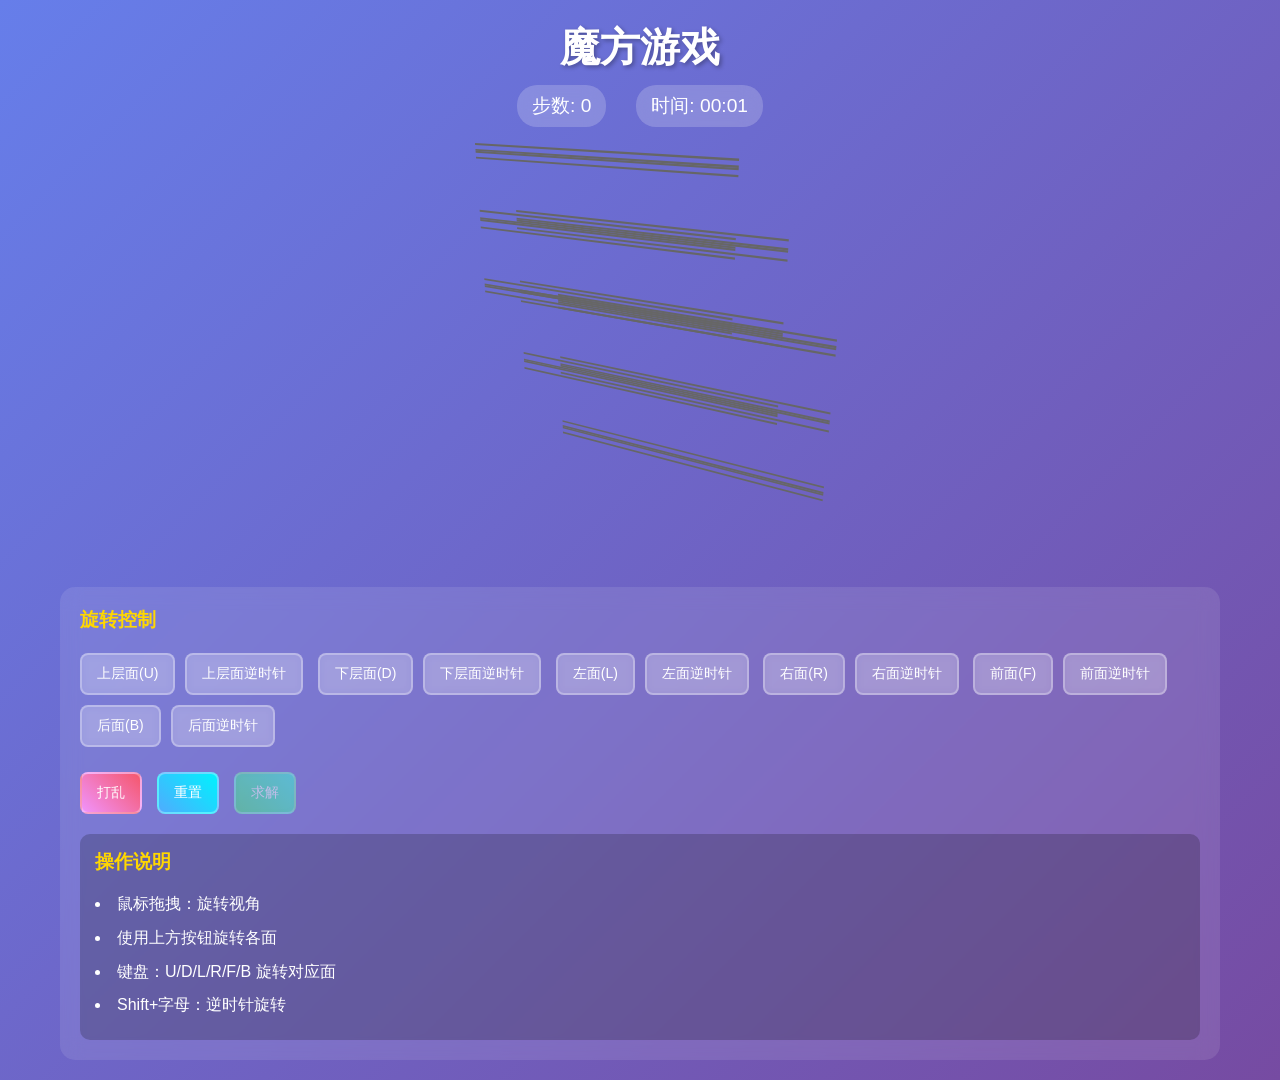
<file: index.html>
<!DOCTYPE html>
<html lang="zh-CN">
<head>
    <meta charset="UTF-8">
    <meta name="viewport" content="width=device-width, initial-scale=1.0">
    <title>H5魔方游戏</title>
    <link rel="stylesheet" href="style.css">
</head>
<body>
    <div class="container">
        <header>
            <h1>魔方游戏</h1>
            <div class="stats">
                <span id="move-count">步数: 0</span>
                <span id="timer">时间: 00:00</span>
            </div>
        </header>

        <main>
            <div class="game-area">
                <div id="cube-container"></div>
            </div>

            <div class="controls">
                <div class="rotation-controls">
                    <h3>旋转控制</h3>
                    <div class="control-group">
                        <button onclick="rotateFace('U')">上层面(U)</button>
                        <button onclick="rotateFace('U', true)">上层面逆时针</button>
                    </div>
                    <div class="control-group">
                        <button onclick="rotateFace('D')">下层面(D)</button>
                        <button onclick="rotateFace('D', true)">下层面逆时针</button>
                    </div>
                    <div class="control-group">
                        <button onclick="rotateFace('L')">左面(L)</button>
                        <button onclick="rotateFace('L', true)">左面逆时针</button>
                    </div>
                    <div class="control-group">
                        <button onclick="rotateFace('R')">右面(R)</button>
                        <button onclick="rotateFace('R', true)">右面逆时针</button>
                    </div>
                    <div class="control-group">
                        <button onclick="rotateFace('F')">前面(F)</button>
                        <button onclick="rotateFace('F', true)">前面逆时针</button>
                    </div>
                    <div class="control-group">
                        <button onclick="rotateFace('B')">后面(B)</button>
                        <button onclick="rotateFace('B', true)">后面逆时针</button>
                    </div>
                </div>

                <div class="game-controls">
                    <button onclick="shuffleCube()" class="shuffle-btn">打乱</button>
                    <button onclick="resetCube()" class="reset-btn">重置</button>
                    <button onclick="solveCube()" class="solve-btn" disabled>求解</button>
                </div>

                <div class="instructions">
                    <h3>操作说明</h3>
                    <ul>
                        <li>鼠标拖拽：旋转视角</li>
                        <li>使用上方按钮旋转各面</li>
                        <li>键盘：U/D/L/R/F/B 旋转对应面</li>
                        <li>Shift+字母：逆时针旋转</li>
                    </ul>
                </div>
            </div>
        </main>
    </div>

    <script src="cube.js"></script>
    <script src="controller.js"></script>
</body>
</html>
</file>
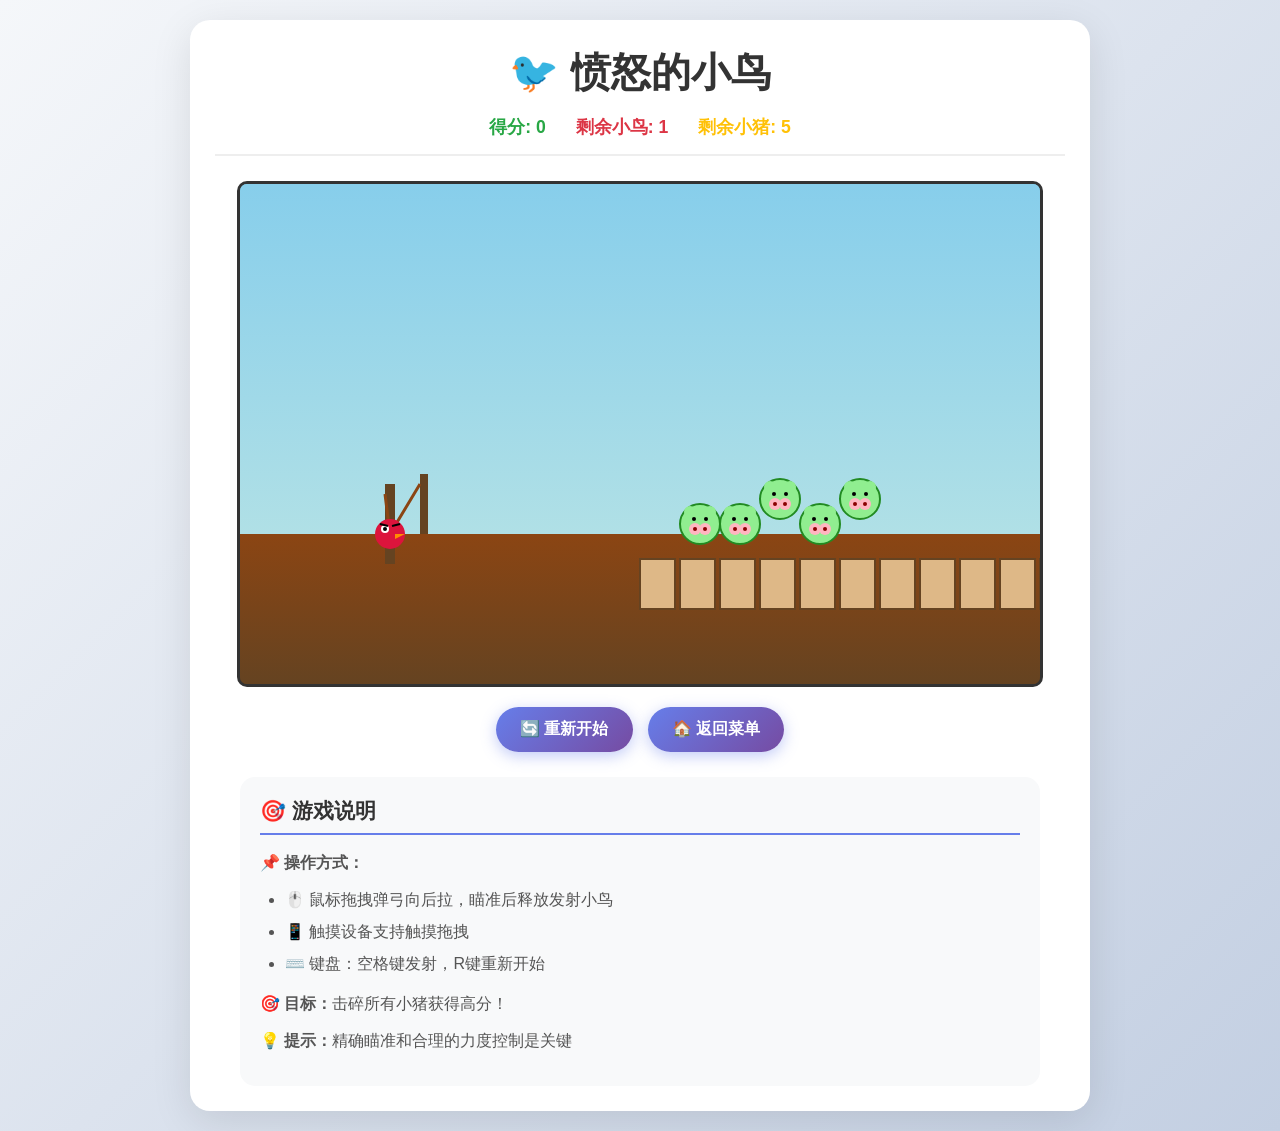
<file: angry-birds.html>
<!DOCTYPE html>
<html lang="zh-CN">
<head>
    <meta charset="UTF-8">
    <meta name="viewport" content="width=device-width, initial-scale=1.0">
    <title>愤怒的小鸟 - H5游戏</title>
    <link rel="stylesheet" href="bird-style.css">
</head>
<body>
    <div class="game-wrapper">
        <div class="game-header">
            <h1>🐦 愤怒的小鸟</h1>
            <div class="game-stats">
                <span class="score">得分: <span id="score">0</span></span>
                <span class="birds-left">剩余小鸟: <span id="birdsLeft">3</span></span>
                <span class="pigs-left">剩余小猪: <span id="pigsLeft">5</span></span>
            </div>
        </div>

        <div class="game-area">
            <canvas id="gameCanvas" width="800" height="500"></canvas>

            <div class="controls">
                <button id="resetBtn" class="control-btn">🔄 重新开始</button>
                <button id="nextBirdBtn" class="control-btn" style="display:none;">🐦 下一个小鸟</button>
                <button id="menuBtn" class="control-btn">🏠 返回菜单</button>
            </div>

            <div class="instructions">
                <h3>🎯 游戏说明</h3>
                <p>📌 <strong>操作方式：</strong></p>
                <ul>
                    <li>🖱️ 鼠标拖拽弹弓向后拉，瞄准后释放发射小鸟</li>
                    <li>📱 触摸设备支持触摸拖拽</li>
                    <li>⌨️ 键盘：空格键发射，R键重新开始</li>
                </ul>
                <p>🎯 <strong>目标：</strong>击碎所有小猪获得高分！</p>
                <p>💡 <strong>提示：</strong>精确瞄准和合理的力度控制是关键</p>
            </div>
        </div>
    </div>

    <script src="bird.js"></script>
</body>
</html>
</file>
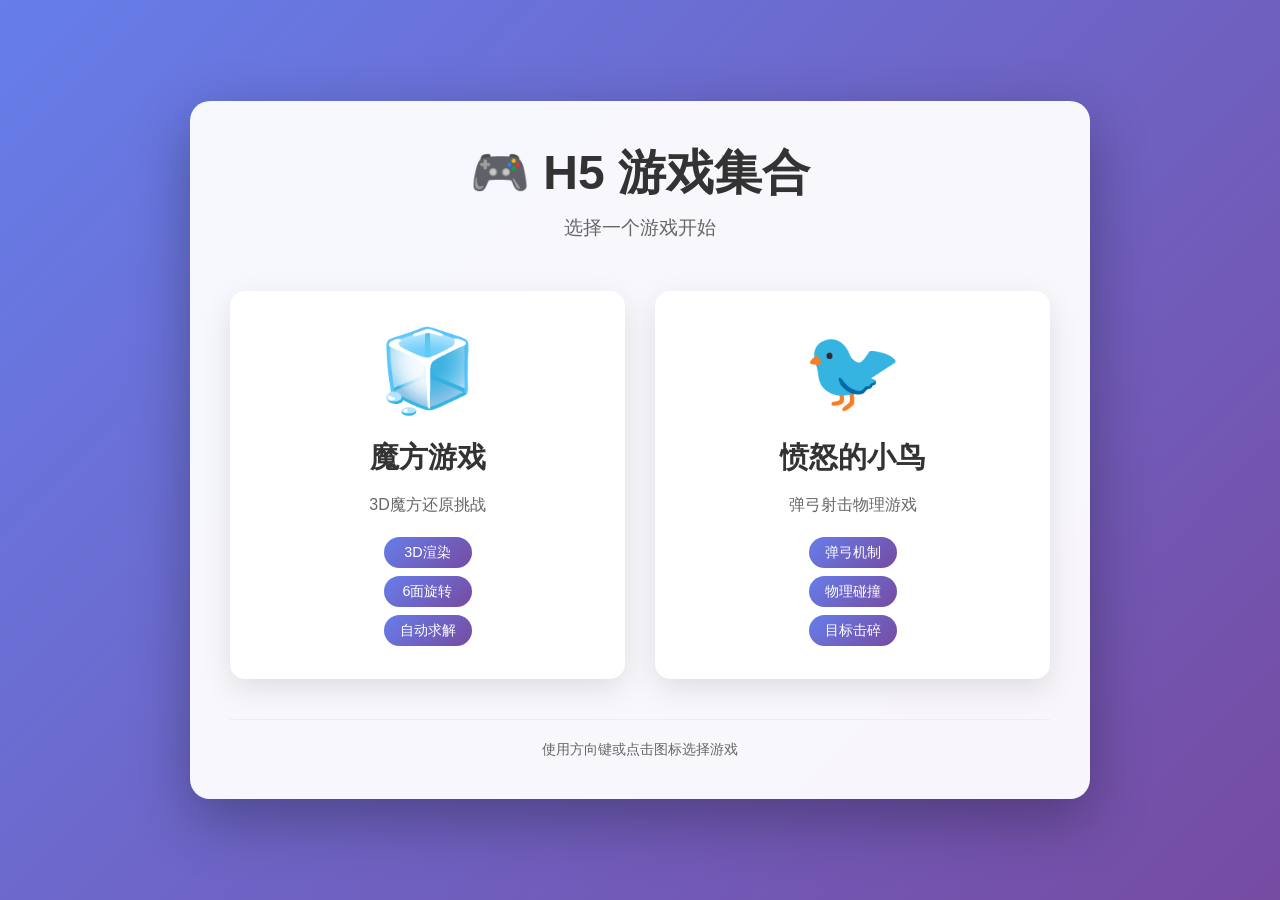
<file: index_new.html>
<!DOCTYPE html>
<html lang="zh-CN">
<head>
    <meta charset="UTF-8">
    <meta name="viewport" content="width=device-width, initial-scale=1.0">
    <title>H5 游戏集合</title>
    <link rel="stylesheet" href="menu.css">
</head>
<body>
    <div class="menu-container">
        <h1 class="title">🎮 H5 游戏集合</h1>
        <p class="subtitle">选择一个游戏开始</p>

        <div class="game-grid">
            <div class="game-card" onclick="launchGame('rubiks.html')">
                <div class="game-icon">🧊</div>
                <h2>魔方游戏</h2>
                <p>3D魔方还原挑战</p>
                <div class="game-features">
                    <span>3D渲染</span>
                    <span>6面旋转</span>
                    <span>自动求解</span>
                </div>
            </div>

            <div class="game-card" onclick="launchGame('angry-birds.html')">
                <div class="game-icon">🐦</div>
                <h2>愤怒的小鸟</h2>
                <p>弹弓射击物理游戏</p>
                <div class="game-features">
                    <span>弹弓机制</span>
                    <span>物理碰撞</span>
                    <span>目标击碎</span>
                </div>
            </div>
        </div>

        <div class="footer">
            <p>使用方向键或点击图标选择游戏</p>
        </div>
    </div>

    <script>
        function launchGame(gameUrl) {
            window.location.href = gameUrl;
        }

        // 键盘导航支持
        document.addEventListener('keydown', (e) => {
            const cards = document.querySelectorAll('.game-card');
            const firstCard = cards[0];
            const secondCard = cards[1];

            if (e.key === 'ArrowLeft' || e.key === 'ArrowUp') {
                firstCard.focus();
            } else if (e.key === 'ArrowRight' || e.key === 'ArrowDown') {
                secondCard.focus();
            } else if (e.key === 'Enter') {
                document.activeElement.click();
            }
        });

        // 使游戏卡片可聚焦
        document.querySelectorAll('.game-card').forEach(card => {
            card.tabIndex = 0;
            card.addEventListener('focus', () => {
                card.style.transform = 'scale(1.05)';
            });
            card.addEventListener('blur', () => {
                card.style.transform = '';
            });
        });
    </script>
</body>
</html>
</file>
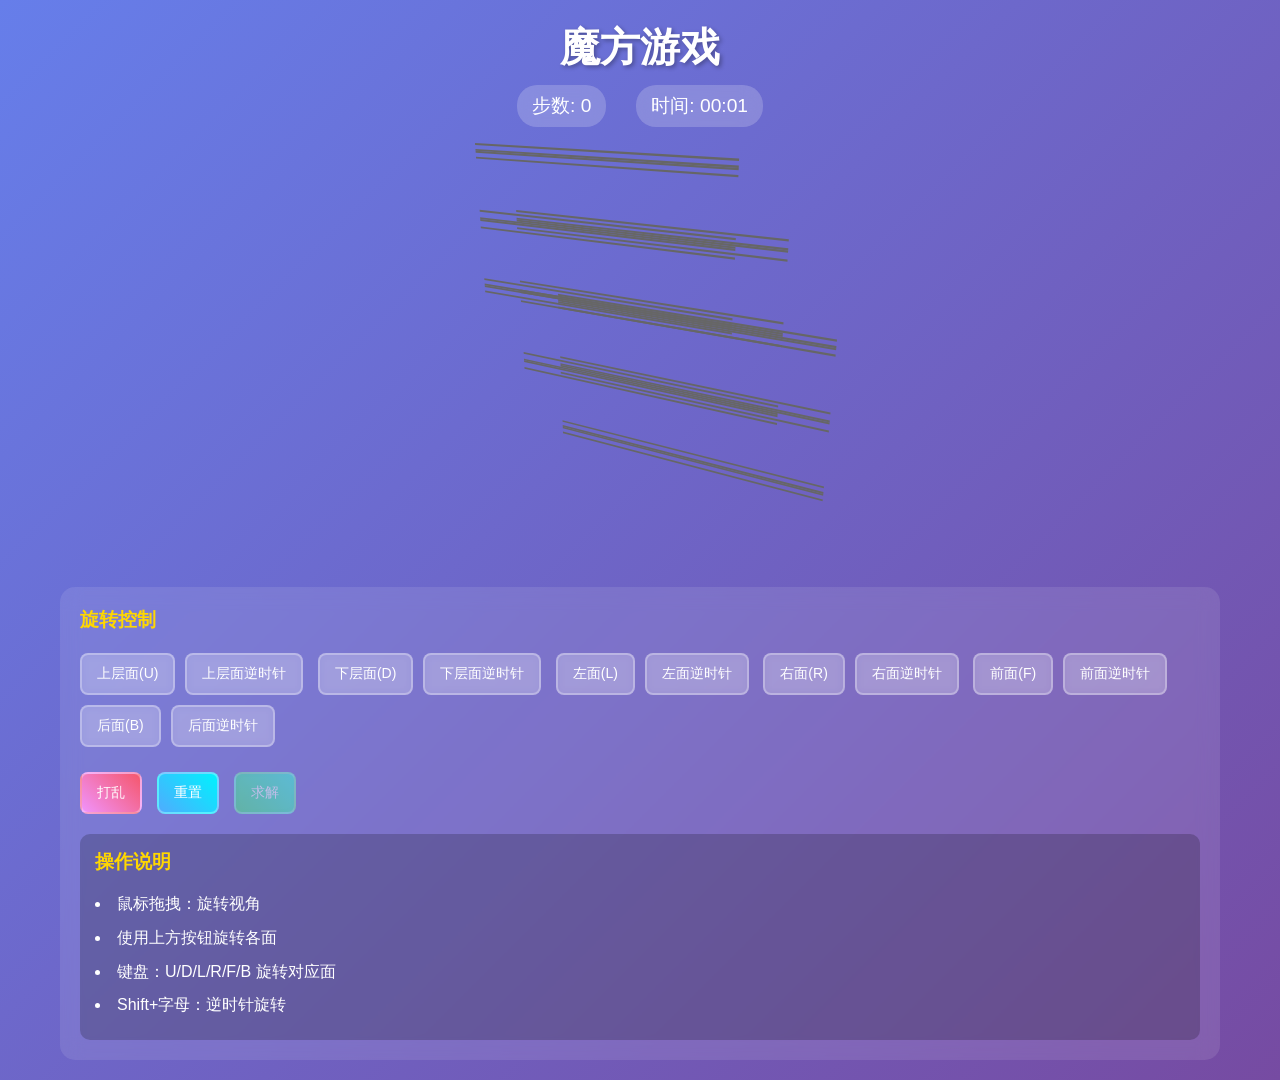
<file: rubiks.html>
<!DOCTYPE html>
<html lang="zh-CN">
<head>
    <meta charset="UTF-8">
    <meta name="viewport" content="width=device-width, initial-scale=1.0">
    <title>H5魔方游戏</title>
    <link rel="stylesheet" href="rubiks-style.css">
</head>
<body>
    <div class="container">
        <header>
            <h1>魔方游戏</h1>
            <div class="stats">
                <span id="move-count">步数: 0</span>
                <span id="timer">时间: 00:00</span>
            </div>
        </header>

        <main>
            <div class="game-area">
                <div id="cube-container"></div>
            </div>

            <div class="controls">
                <div class="rotation-controls">
                    <h3>旋转控制</h3>
                    <div class="control-group">
                        <button onclick="rotateFace('U')">上层面(U)</button>
                        <button onclick="rotateFace('U', true)">上层面逆时针</button>
                    </div>
                    <div class="control-group">
                        <button onclick="rotateFace('D')">下层面(D)</button>
                        <button onclick="rotateFace('D', true)">下层面逆时针</button>
                    </div>
                    <div class="control-group">
                        <button onclick="rotateFace('L')">左面(L)</button>
                        <button onclick="rotateFace('L', true)">左面逆时针</button>
                    </div>
                    <div class="control-group">
                        <button onclick="rotateFace('R')">右面(R)</button>
                        <button onclick="rotateFace('R', true)">右面逆时针</button>
                    </div>
                    <div class="control-group">
                        <button onclick="rotateFace('F')">前面(F)</button>
                        <button onclick="rotateFace('F', true)">前面逆时针</button>
                    </div>
                    <div class="control-group">
                        <button onclick="rotateFace('B')">后面(B)</button>
                        <button onclick="rotateFace('B', true)">后面逆时针</button>
                    </div>
                </div>

                <div class="game-controls">
                    <button onclick="shuffleCube()" class="shuffle-btn">打乱</button>
                    <button onclick="resetCube()" class="reset-btn">重置</button>
                    <button onclick="solveCube()" class="solve-btn" disabled>求解</button>
                </div>

                <div class="instructions">
                    <h3>操作说明</h3>
                    <ul>
                        <li>鼠标拖拽：旋转视角</li>
                        <li>使用上方按钮旋转各面</li>
                        <li>键盘：U/D/L/R/F/B 旋转对应面</li>
                        <li>Shift+字母：逆时针旋转</li>
                    </ul>
                </div>
            </div>
        </main>
    </div>

    <script src="cube.js"></script>
    <script src="controller.js"></script>
</body>
</html>
</file>
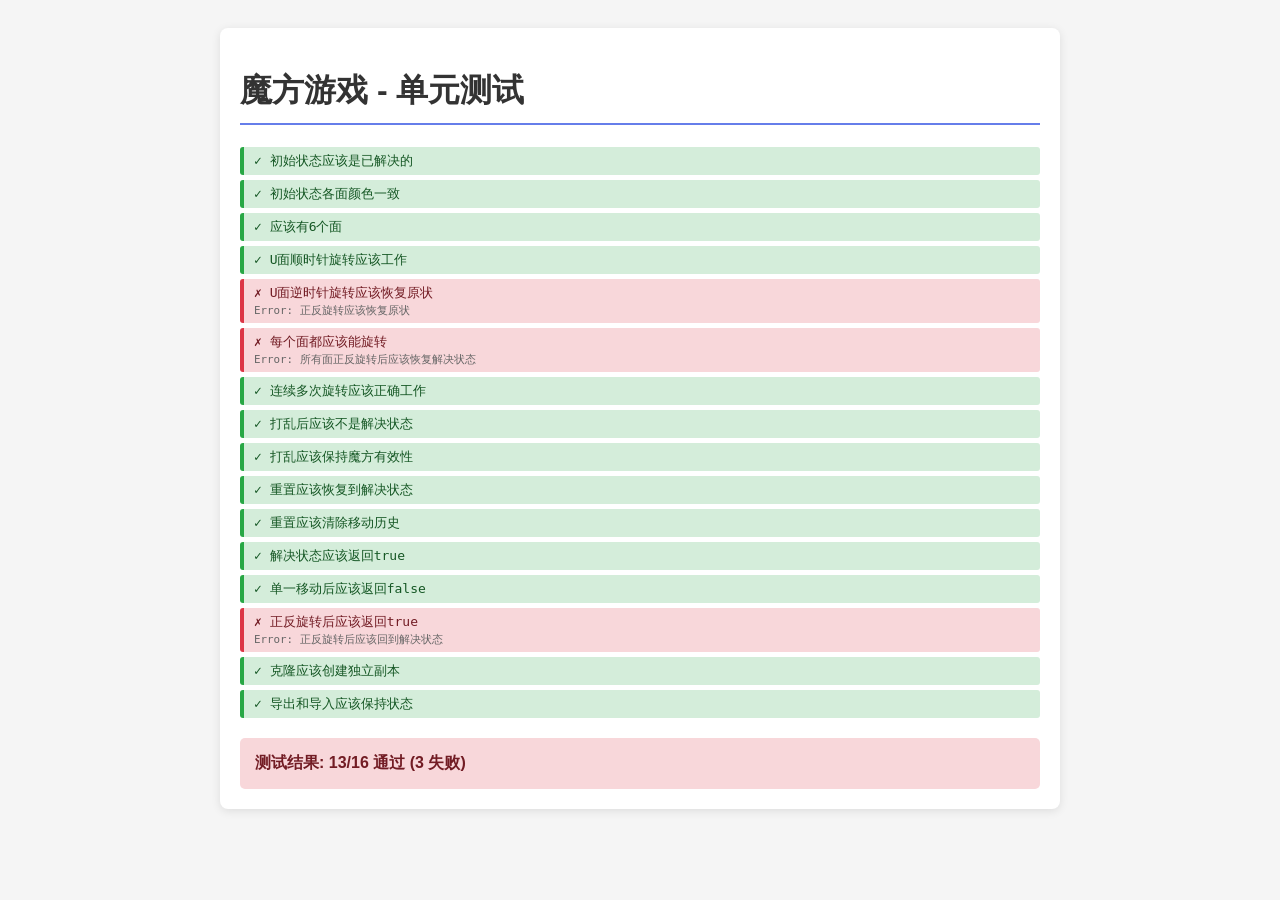
<file: test.html>
<!DOCTYPE html>
<html lang="zh-CN">
<head>
    <meta charset="UTF-8">
    <meta name="viewport" content="width=device-width, initial-scale=1.0">
    <title>魔方游戏测试</title>
    <style>
        body {
            font-family: Arial, sans-serif;
            padding: 20px;
            background: #f5f5f5;
        }
        .test-container {
            max-width: 800px;
            margin: 0 auto;
            background: white;
            padding: 20px;
            border-radius: 8px;
            box-shadow: 0 2px 10px rgba(0,0,0,0.1);
        }
        h1 {
            color: #333;
            border-bottom: 2px solid #667eea;
            padding-bottom: 10px;
        }
        .test-section {
            margin: 20px 0;
            padding: 15px;
            background: #f9f9f9;
            border-radius: 5px;
        }
        .test-result {
            margin: 5px 0;
            padding: 5px 10px;
            border-radius: 3px;
            font-family: monospace;
        }
        .pass {
            background: #d4edda;
            color: #155724;
            border-left: 4px solid #28a745;
        }
        .fail {
            background: #f8d7da;
            color: #721c24;
            border-left: 4px solid #dc3545;
        }
        .summary {
            margin-top: 20px;
            padding: 15px;
            background: #e2e3e5;
            border-radius: 5px;
            font-weight: bold;
        }
        .summary.all-passed {
            background: #d4edda;
            color: #155724;
        }
        .summary.some-failed {
            background: #f8d7da;
            color: #721c24;
        }
    </style>
</head>
<body>
    <div class="test-container">
        <h1>魔方游戏 - 单元测试</h1>
        <div id="test-results"></div>
        <div id="summary" class="summary"></div>
    </div>

    <script src="cube.js"></script>
    <script>
        class CubeTester {
            constructor() {
                this.results = [];
                this.testResultsDiv = document.getElementById('test-results');
                this.summaryDiv = document.getElementById('summary');
            }

            test(description, testFn) {
                try {
                    testFn();
                    this.addResult(description, true, null);
                } catch (error) {
                    this.addResult(description, false, error.message);
                }
            }

            assert(condition, message) {
                if (!condition) {
                    throw new Error(message || 'Assertion failed');
                }
            }

            assertEqual(actual, expected, message) {
                if (JSON.stringify(actual) !== JSON.stringify(expected)) {
                    throw new Error(message || `Expected ${JSON.stringify(expected)}, got ${JSON.stringify(actual)}`);
                }
            }

            addResult(description, passed, error) {
                this.results.push({ description, passed, error });
                const div = document.createElement('div');
                div.className = `test-result ${passed ? 'pass' : 'fail'}`;
                div.innerHTML = `
                    <strong>${passed ? '✓' : '✗'}</strong> ${description}
                    ${error ? `<br><small style="color: #666;">Error: ${error}</small>` : ''}
                `;
                this.testResultsDiv.appendChild(div);
            }

            showSummary() {
                const total = this.results.length;
                const passed = this.results.filter(r => r.passed).length;
                const failed = total - passed;
                
                this.summaryDiv.textContent = `测试结果: ${passed}/${total} 通过 (${failed} 失败)`;
                this.summaryDiv.className = `summary ${failed === 0 ? 'all-passed' : 'some-failed'}`;
            }

            runAllTests() {
                this.testInitialState();
                this.testFaceRotation();
                this.testMultipleRotations();
                this.testShuffle();
                this.testReset();
                this.testIsSolved();
                this.testCloneAndExport();
                this.showSummary();
            }

            testInitialState() {
                const cube = new RubiksCube();
                
                this.test('初始状态应该是已解决的', () => {
                    this.assert(cube.isSolved(), '新魔方应该是已解决状态');
                });

                this.test('初始状态各面颜色一致', () => {
                    const state = cube.getState();
                    for (let face in state) {
                        const firstColor = state[face][0];
                        for (let i = 1; i < 9; i++) {
                            this.assert(state[face][i] === firstColor, 
                                `面 ${face} 的色块 ${i} 应该是 ${firstColor}`);
                        }
                    }
                });

                this.test('应该有6个面', () => {
                    const state = cube.getState();
                    this.assertEqual(Object.keys(state).length, 6, '应该有6个面');
                });
            }

            testFaceRotation() {
                const cube = new RubiksCube();
                
                this.test('U面顺时针旋转应该工作', () => {
                    const before = JSON.stringify(cube.getState());
                    cube.rotateFace('U', true);
                    const after = JSON.stringify(cube.getState());
                    this.assert(before !== after, '旋转后状态应该改变');
                });

                this.test('U面逆时针旋转应该恢复原状', () => {
                    cube.rotateFace('U', true);
                    cube.rotateFace('U', false);
                    this.assert(cube.isSolved(), '正反旋转应该恢复原状');
                });

                this.test('每个面都应该能旋转', () => {
                    const faces = ['U', 'D', 'L', 'R', 'F', 'B'];
                    const initialSolved = cube.isSolved();
                    
                    faces.forEach(face => {
                        cube.rotateFace(face, true);
                        this.assert(!cube.isSolved(), `${face} 旋转后应该不是解决状态`);
                    });
                    
                    // Test reverse rotations
                    faces.forEach(face => {
                        cube.rotateFace(face, false);
                    });
                    
                    this.assert(cube.isSolved(), '所有面正反旋转后应该恢复解决状态');
                });
            }

            testMultipleRotations() {
                const cube = new RubiksCube();
                
                this.test('连续多次旋转应该正确工作', () => {
                    const moves = [
                        { face: 'U', clockwise: true },
                        { face: 'R', clockwise: true },
                        { face: 'F', clockwise: true },
                        { face: 'U', clockwise: false }
                    ];
                    
                    moves.forEach(move => {
                        cube.rotateFace(move.face, move.clockwise);
                    });
                    
                    // Should not be solved after these moves
                    this.assert(!cube.isSolved(), '多次旋转后应该不是解决状态');
                });
            }

            testShuffle() {
                const cube = new RubiksCube();
                
                this.test('打乱后应该不是解决状态', () => {
                    cube.shuffle(10);
                    this.assert(!cube.isSolved(), '打乱后应该不是解决状态');
                });

                this.test('打乱应该保持魔方有效性', () => {
                    cube.reset();
                    const before = JSON.stringify(cube.getState());
                    cube.shuffle(5);
                    const after = cube.getState();
                    
                    // Check that all faces still have 9 stickers
                    for (let face in after) {
                        this.assertEqual(after[face].length, 9, `${face}面应该有9个色块`);
                    }
                });
            }

            testReset() {
                const cube = new RubiksCube();
                
                this.test('重置应该恢复到解决状态', () => {
                    cube.shuffle(15);
                    this.assert(!cube.isSolved(), '打乱后应该不是解决状态');
                    cube.reset();
                    this.assert(cube.isSolved(), '重置后应该回到解决状态');
                });

                this.test('重置应该清除移动历史', () => {
                    cube.shuffle(5);
                    cube.reset();
                    this.assertEqual(cube.moveHistory.length, 0, '重置后移动历史应该为空');
                });
            }

            testIsSolved() {
                const cube = new RubiksCube();
                
                this.test('解决状态应该返回true', () => {
                    this.assert(cube.isSolved(), '新的魔方应该是解决状态');
                });

                this.test('单一移动后应该返回false', () => {
                    cube.rotateFace('U', true);
                    this.assert(!cube.isSolved(), '旋转后应该不是解决状态');
                });

                this.test('正反旋转后应该返回true', () => {
                    cube.rotateFace('U', true);
                    cube.rotateFace('U', false);
                    this.assert(cube.isSolved(), '正反旋转后应该回到解决状态');
                });
            }

            testCloneAndExport() {
                const cube = new RubiksCube();
                
                this.test('克隆应该创建独立副本', () => {
                    cube.rotateFace('R', true);
                    const clone = cube.clone();
                    clone.rotateFace('U', true);
                    
                    this.assert(!clone.isSolved(), '克隆魔方旋转后不应该影响原魔方');
                    this.assert(!cube.isSolved(), '原魔方应该保留旋转状态');
                });

                this.test('导出和导入应该保持状态', () => {
                    cube.rotateFace('F', true);
                    cube.rotateFace('U', false);
                    
                    const exported = cube.exportState();
                    const newCube = new RubiksCube();
                    newCube.importState(exported);
                    
                    this.assertEqual(newCube.getState(), cube.getState(), '导入状态应该匹配');
                });
            }
        }

        // Run tests when page loads
        document.addEventListener('DOMContentLoaded', () => {
            const tester = new CubeTester();
            tester.runAllTests();
        });
    </script>
</body>
</html>
</file>
<file: style.css>
* {
    margin: 0;
    padding: 0;
    box-sizing: border-box;
}

body {
    font-family: 'Arial', sans-serif;
    background: linear-gradient(135deg, #667eea 0%, #764ba2 100%);
    min-height: 100vh;
    color: white;
}

.container {
    max-width: 1200px;
    margin: 0 auto;
    padding: 20px;
}

header {
    text-align: center;
    margin-bottom: 30px;
}

header h1 {
    font-size: 2.5rem;
    margin-bottom: 10px;
    text-shadow: 2px 2px 4px rgba(0, 0, 0, 0.3);
}

.stats {
    display: flex;
    justify-content: center;
    gap: 30px;
    font-size: 1.2rem;
    margin-top: 10px;
}

.stats span {
    background: rgba(255, 255, 255, 0.2);
    padding: 8px 15px;
    border-radius: 20px;
    backdrop-filter: blur(10px);
}

main {
    display: flex;
    flex-wrap: wrap;
    gap: 30px;
    justify-content: center;
}

.game-area {
    flex: 1;
    min-width: 300px;
    max-width: 500px;
    display: flex;
    justify-content: center;
    align-items: center;
    min-height: 400px;
}

#cube-container {
    width: 300px;
    height: 300px;
    perspective: 800px;
    position: relative;
}

.game-controls {
    display: flex;
    gap: 15px;
    flex-wrap: wrap;
    margin-bottom: 20px;
}

.controls {
    background: rgba(255, 255, 255, 0.1);
    padding: 20px;
    border-radius: 15px;
    backdrop-filter: blur(10px);
    flex: 0 0 100%;
}

.rotation-controls {
    margin-bottom: 20px;
}

.rotation-controls h3,
.game-controls h3,
.instructions h3 {
    margin-bottom: 15px;
    color: #ffd700;
}

.control-group {
    display: inline-flex;
    gap: 10px;
    margin: 5px 10px 5px 0;
}

button {
    background: rgba(255, 255, 255, 0.2);
    border: 2px solid rgba(255, 255, 255, 0.3);
    color: white;
    padding: 10px 15px;
    border-radius: 8px;
    cursor: pointer;
    font-size: 14px;
    transition: all 0.3s ease;
    backdrop-filter: blur(5px);
}

button:hover {
    background: rgba(255, 255, 255, 0.3);
    transform: translateY(-2px);
}

button:active {
    transform: translateY(0);
}

button:disabled {
    opacity: 0.5;
    cursor: not-allowed;
}

.shuffle-btn {
    background: linear-gradient(45deg, #f093fb 0%, #f5576c 100%);
}

.reset-btn {
    background: linear-gradient(45deg, #4facfe 0%, #00f2fe 100%);
}

.solve-btn {
    background: linear-gradient(45deg, #43e97b 0%, #38f9d7 100%);
}

.instructions {
    margin-top: 20px;
    padding: 15px;
    background: rgba(0, 0, 0, 0.2);
    border-radius: 10px;
}

.instructions ul {
    list-style-position: inside;
    line-height: 1.8;
}

.instructions li {
    margin-bottom: 5px;
}

@media (max-width: 768px) {
    header h1 {
        font-size: 2rem;
    }

    .stats {
        flex-direction: column;
        gap: 10px;
    }

    .game-area {
        min-height: 350px;
    }

    #cube-container {
        width: 250px;
        height: 250px;
    }

    .control-group {
        width: 100%;
    }

    button {
        flex: 1;
        padding: 12px 8px;
        font-size: 12px;
    }
}
</file>
<file: bird-style.css>
* {
    margin: 0;
    padding: 0;
    box-sizing: border-box;
}

body {
    font-family: -apple-system, BlinkMacSystemFont, 'Segoe UI', Roboto, Oxygen, Ubuntu, Cantarell, sans-serif;
    background: linear-gradient(135deg, #f5f7fa 0%, #c3cfe2 100%);
    min-height: 100vh;
    display: flex;
    justify-content: center;
    align-items: center;
    padding: 20px;
}

.game-wrapper {
    background: white;
    border-radius: 20px;
    padding: 25px;
    max-width: 900px;
    width: 100%;
    box-shadow: 0 10px 40px rgba(0, 0, 0, 0.1);
}

.game-header {
    text-align: center;
    margin-bottom: 25px;
    padding-bottom: 15px;
    border-bottom: 2px solid #eee;
}

.game-header h1 {
    font-size: 2.5rem;
    color: #333;
    margin-bottom: 15px;
}

.game-stats {
    display: flex;
    justify-content: center;
    gap: 30px;
    flex-wrap: wrap;
    font-size: 1.1rem;
    font-weight: 600;
}

.score {
    color: #28a745;
}

.birds-left {
    color: #dc3545;
}

.pigs-left {
    color: #ffc107;
}

.game-area {
    display: flex;
    flex-direction: column;
    align-items: center;
}

#gameCanvas {
    border: 3px solid #333;
    border-radius: 10px;
    background: linear-gradient(to bottom, #87CEEB 0%, #87CEEB 70%, #8B4513 70%, #654321 100%);
    max-width: 100%;
    height: auto;
    margin-bottom: 20px;
    cursor: crosshair;
}

.controls {
    display: flex;
    gap: 15px;
    margin-bottom: 25px;
    flex-wrap: wrap;
    justify-content: center;
}

.control-btn {
    background: linear-gradient(135deg, #667eea 0%, #764ba2 100%);
    color: white;
    border: none;
    padding: 12px 24px;
    border-radius: 25px;
    font-size: 1rem;
    font-weight: 600;
    cursor: pointer;
    transition: all 0.3s ease;
    box-shadow: 0 4px 15px rgba(102, 126, 234, 0.4);
}

.control-btn:hover {
    transform: translateY(-2px);
    box-shadow: 0 6px 20px rgba(102, 126, 234, 0.5);
}

.control-btn:active {
    transform: translateY(0);
}

.control-btn:disabled {
    opacity: 0.5;
    cursor: not-allowed;
    transform: none;
}

.instructions {
    background: #f8f9fa;
    border-radius: 15px;
    padding: 20px;
    max-width: 800px;
    width: 100%;
    text-align: left;
}

.instructions h3 {
    color: #333;
    margin-bottom: 15px;
    font-size: 1.3rem;
    border-bottom: 2px solid #667eea;
    padding-bottom: 8px;
}

.instructions p {
    margin-bottom: 12px;
    color: #555;
    line-height: 1.6;
}

.instructions ul {
    margin-left: 25px;
    margin-bottom: 15px;
}

.instructions li {
    margin-bottom: 8px;
    color: #555;
    line-height: 1.5;
}

/* Responsive design */
@media (max-width: 768px) {
    .game-wrapper {
        padding: 15px;
    }

    .game-header h1 {
        font-size: 2rem;
    }

    .game-stats {
        gap: 15px;
        font-size: 1rem;
    }

    #gameCanvas {
        width: 100%;
        height: auto;
        max-width: 100%;
    }

    .control-btn {
        padding: 10px 20px;
        font-size: 0.95rem;
    }

    .instructions {
        padding: 15px;
    }

    .instructions h3 {
        font-size: 1.1rem;
    }
}

@media (max-width: 480px) {
    .game-stats {
        flex-direction: column;
        gap: 8px;
    }

    .controls {
        flex-direction: column;
        width: 100%;
    }

    .control-btn {
        width: 100%;
    }
}
</file>
<file: menu.css>
* {
    margin: 0;
    padding: 0;
    box-sizing: border-box;
}

body {
    font-family: -apple-system, BlinkMacSystemFont, 'Segoe UI', Roboto, Oxygen, Ubuntu, Cantarell, sans-serif;
    background: linear-gradient(135deg, #667eea 0%, #764ba2 100%);
    min-height: 100vh;
    display: flex;
    justify-content: center;
    align-items: center;
    padding: 20px;
}

.menu-container {
    background: rgba(255, 255, 255, 0.95);
    border-radius: 20px;
    padding: 40px;
    max-width: 900px;
    width: 100%;
    box-shadow: 0 20px 60px rgba(0, 0, 0, 0.3);
    text-align: center;
}

.title {
    font-size: 3rem;
    color: #333;
    margin-bottom: 10px;
    font-weight: 700;
}

.subtitle {
    font-size: 1.2rem;
    color: #666;
    margin-bottom: 50px;
}

.game-grid {
    display: grid;
    grid-template-columns: repeat(auto-fit, minmax(300px, 1fr));
    gap: 30px;
    margin-bottom: 40px;
}

.game-card {
    background: white;
    border-radius: 15px;
    padding: 30px;
    cursor: pointer;
    transition: all 0.3s ease;
    box-shadow: 0 10px 30px rgba(0, 0, 0, 0.1);
    border: 3px solid transparent;
    display: flex;
    flex-direction: column;
    align-items: center;
    text-align: center;
    min-height: 280px;
    justify-content: center;
}

.game-card:hover {
    transform: translateY(-10px);
    box-shadow: 0 20px 40px rgba(0, 0, 0, 0.2);
    border-color: #667eea;
}

.game-card:focus {
    outline: 4px solid #667eea;
    outline-offset: 2px;
    border-color: #667eea;
}

.game-icon {
    font-size: 5rem;
    margin-bottom: 20px;
    display: block;
}

.game-card h2 {
    font-size: 1.8rem;
    color: #333;
    margin-bottom: 15px;
}

.game-card p {
    color: #666;
    margin-bottom: 20px;
    line-height: 1.5;
}

.game-features {
    display: flex;
    flex-direction: column;
    gap: 8px;
    margin-top: auto;
}

.game-features span {
    background: linear-gradient(135deg, #667eea 0%, #764ba2 100%);
    color: white;
    padding: 6px 16px;
    border-radius: 20px;
    font-size: 0.9rem;
    font-weight: 500;
}

.footer {
    color: #666;
    font-size: 0.9rem;
    margin-top: 30px;
    padding-top: 20px;
    border-top: 1px solid #eee;
}

/* Responsive design */
@media (max-width: 768px) {
    .menu-container {
        padding: 25px;
    }

    .title {
        font-size: 2.2rem;
        margin-bottom: 8px;
    }

    .subtitle {
        font-size: 1rem;
        margin-bottom: 30px;
    }

    .game-grid {
        grid-template-columns: 1fr;
        gap: 20px;
        margin-bottom: 30px;
    }

    .game-card {
        min-height: 240px;
        padding: 25px;
    }

    .game-icon {
        font-size: 4rem;
        margin-bottom: 15px;
    }

    .game-card h2 {
        font-size: 1.5rem;
        margin-bottom: 10px;
    }

    .game-card p {
        margin-bottom: 15px;
        font-size: 0.95rem;
    }
}

/* Touch device optimizations */
@media (hover: none) {
    .game-card:active {
        transform: scale(0.95);
        box-shadow: 0 5px 15px rgba(0, 0, 0, 0.15);
    }
}
</file>
<file: rubiks-style.css>
* {
    margin: 0;
    padding: 0;
    box-sizing: border-box;
}

body {
    font-family: 'Arial', sans-serif;
    background: linear-gradient(135deg, #667eea 0%, #764ba2 100%);
    min-height: 100vh;
    color: white;
}

.container {
    max-width: 1200px;
    margin: 0 auto;
    padding: 20px;
}

header {
    text-align: center;
    margin-bottom: 30px;
}

header h1 {
    font-size: 2.5rem;
    margin-bottom: 10px;
    text-shadow: 2px 2px 4px rgba(0, 0, 0, 0.3);
}

.stats {
    display: flex;
    justify-content: center;
    gap: 30px;
    font-size: 1.2rem;
    margin-top: 10px;
}

.stats span {
    background: rgba(255, 255, 255, 0.2);
    padding: 8px 15px;
    border-radius: 20px;
    backdrop-filter: blur(10px);
}

main {
    display: flex;
    flex-wrap: wrap;
    gap: 30px;
    justify-content: center;
}

.game-area {
    flex: 1;
    min-width: 300px;
    max-width: 500px;
    display: flex;
    justify-content: center;
    align-items: center;
    min-height: 400px;
}

#cube-container {
    width: 300px;
    height: 300px;
    perspective: 800px;
    position: relative;
}

.game-controls {
    display: flex;
    gap: 15px;
    flex-wrap: wrap;
    margin-bottom: 20px;
}

.controls {
    background: rgba(255, 255, 255, 0.1);
    padding: 20px;
    border-radius: 15px;
    backdrop-filter: blur(10px);
    flex: 0 0 100%;
}

.rotation-controls {
    margin-bottom: 20px;
}

.rotation-controls h3,
.game-controls h3,
.instructions h3 {
    margin-bottom: 15px;
    color: #ffd700;
}

.control-group {
    display: inline-flex;
    gap: 10px;
    margin: 5px 10px 5px 0;
}

button {
    background: rgba(255, 255, 255, 0.2);
    border: 2px solid rgba(255, 255, 255, 0.3);
    color: white;
    padding: 10px 15px;
    border-radius: 8px;
    cursor: pointer;
    font-size: 14px;
    transition: all 0.3s ease;
    backdrop-filter: blur(5px);
}

button:hover {
    background: rgba(255, 255, 255, 0.3);
    transform: translateY(-2px);
}

button:active {
    transform: translateY(0);
}

button:disabled {
    opacity: 0.5;
    cursor: not-allowed;
}

.shuffle-btn {
    background: linear-gradient(45deg, #f093fb 0%, #f5576c 100%);
}

.reset-btn {
    background: linear-gradient(45deg, #4facfe 0%, #00f2fe 100%);
}

.solve-btn {
    background: linear-gradient(45deg, #43e97b 0%, #38f9d7 100%);
}

.instructions {
    margin-top: 20px;
    padding: 15px;
    background: rgba(0, 0, 0, 0.2);
    border-radius: 10px;
}

.instructions ul {
    list-style-position: inside;
    line-height: 1.8;
}

.instructions li {
    margin-bottom: 5px;
}

@media (max-width: 768px) {
    header h1 {
        font-size: 2rem;
    }

    .stats {
        flex-direction: column;
        gap: 10px;
    }

    .game-area {
        min-height: 350px;
    }

    #cube-container {
        width: 250px;
        height: 250px;
    }

    .control-group {
        width: 100%;
    }

    button {
        flex: 1;
        padding: 12px 8px;
        font-size: 12px;
    }
}
</file>
